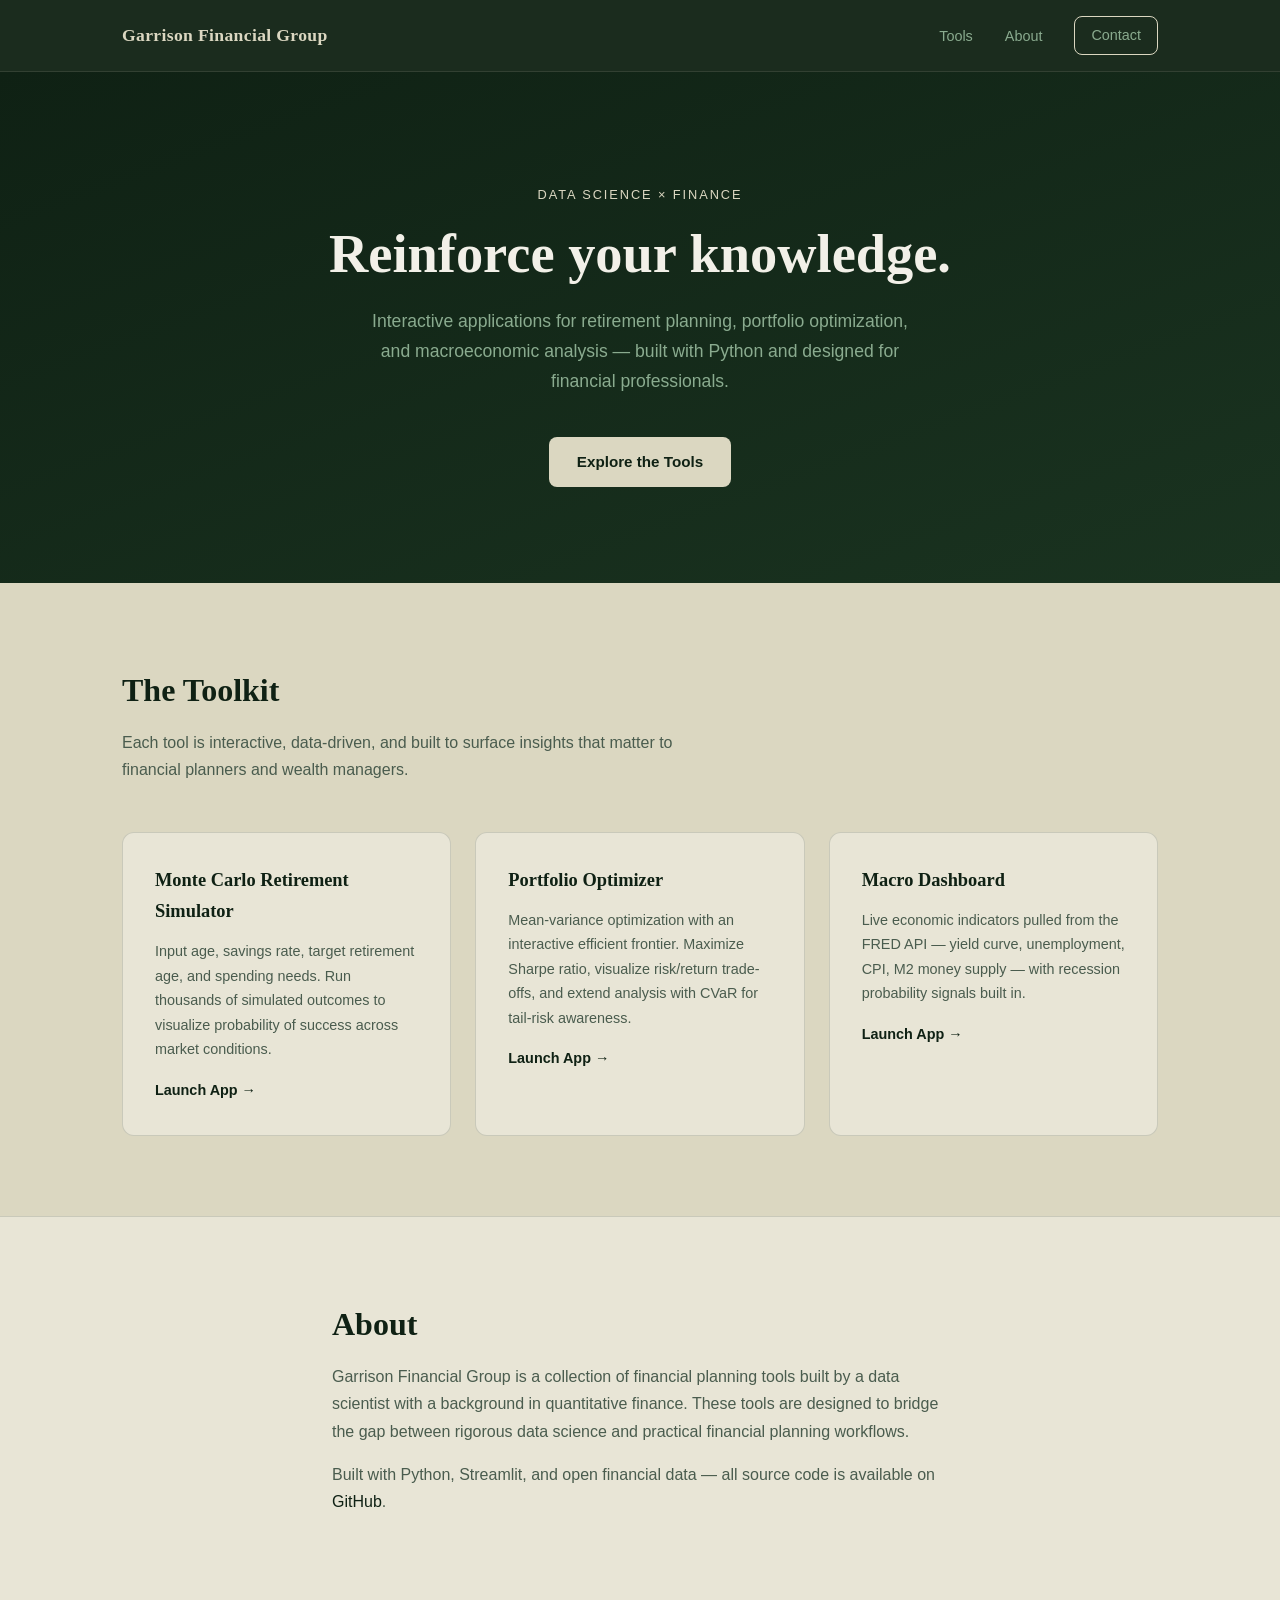
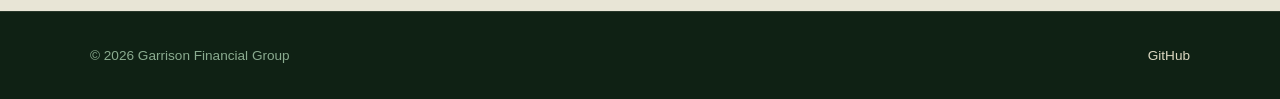
<file: docs/index.html>
<!DOCTYPE html>
<html lang="en">
<head>
  <meta charset="UTF-8" />
  <meta name="viewport" content="width=device-width, initial-scale=1.0" />
  <title>Garrison Financial Group</title>
  <link rel="stylesheet" href="css/style.css" />
</head>
<body>

  <!-- Navigation -->
  <nav class="navbar">
    <div class="nav-inner">
      <span class="nav-logo">Garrison Financial Group</span>
      <ul class="nav-links">
        <li><a href="#tools">Tools</a></li>
        <li><a href="#about">About</a></li>
        <li><a href="mailto:mgpattik@gmail.com" class="btn-outline">Contact</a></li>
      </ul>
    </div>
  </nav>

  <!-- Hero -->
  <section class="hero">
    <div class="hero-inner">
      <p class="hero-eyebrow">Data Science &times; Finance</p>
      <h1 class="hero-headline", style="white-space: nowrap;">Reinforce your knowledge.</h1>
      <p class="hero-sub">
        Interactive applications for retirement planning, portfolio optimization,
        and macroeconomic analysis — built with Python and designed for financial professionals.
      </p>
      <a href="#tools" class="btn-primary">Explore the Tools</a>
    </div>
  </section>

  <!-- Tools -->
  <section class="tools" id="tools">
    <div class="section-inner">
      <h2 class="section-title">The Toolkit</h2>
      <p class="section-sub">Each tool is interactive, data-driven, and built to surface insights that matter to financial planners and wealth managers.</p>

      <div class="tool-grid">

        <div class="tool-card">
          <h3>Monte Carlo Retirement Simulator</h3>
          <p>
            Input age, savings rate, target retirement age, and spending needs.
            Run thousands of simulated outcomes to visualize probability of success
            across market conditions.
          </p>
          <a href="/monte-carlo.html" class="btn-card">Launch App &rarr;</a>
        </div>

        <div class="tool-card">
          <h3>Portfolio Optimizer</h3>
          <p>
            Mean-variance optimization with an interactive efficient frontier.
            Maximize Sharpe ratio, visualize risk/return trade-offs, and extend
            analysis with CVaR for tail-risk awareness.
          </p>
          <a href="/portfolio-optimizer.html" class="btn-card">Launch App &rarr;</a>
        </div>

        <div class="tool-card">
          <h3>Macro Dashboard</h3>
          <p>
            Live economic indicators pulled from the FRED API — yield curve,
            unemployment, CPI, M2 money supply — with recession probability
            signals built in.
          </p>
          <a href="/macro-dashboard.html" class="btn-card">Launch App &rarr;</a>
        </div>

      </div>
    </div>
  </section>

  <!-- About -->
  <section class="about" id="about">
    <div class="section-inner about-inner">
      <div class="about-text">
        <h2 class="section-title">About</h2>
        <p>
          Garrison Financial Group is a collection of financial planning tools
          built by a data scientist with a background in quantitative finance.
          These tools are designed to bridge the gap between rigorous data science
          and practical financial planning workflows.
        </p>
        <p>
          Built with Python, Streamlit, and open financial data — all source code
          is available on <a href="https://github.com/mgptk/garrison-financial-group" target="_blank" rel="noopener">GitHub</a>.
        </p>
      </div>
    </div>
  </section>

  <!-- Footer -->
  <footer class="footer">
    <div class="footer-inner">
      <span>&copy; 2026 Garrison Financial Group</span>
      <a href="https://github.com/mgptk/garrison-financial-group" target="_blank" rel="noopener">GitHub</a>
    </div>
  </footer>

  <script src="js/main.js"></script>
</body>
</html>
</file>
<file: docs/css/style.css>
/* =============================================
   Garrison Financial Group — Stylesheet
   Palette: forest green (#0f2114) + cream (#dbd7c1)
   ============================================= */

/* --- Reset & Base --- */
*, *::before, *::after {
  box-sizing: border-box;
  margin: 0;
  padding: 0;
}

:root {
  /* ── Dark family (hero, navbar, footer, app-bar) ── */
  --navy:       #0f2114;   /* darkest forest green              */
  --navy-mid:   #1a3320;   /* mid forest — gradients, app-bar   */
  --navy-light: #243b2c;   /* light forest — borders on dark bg */

  /* ── Light family (tools, about, body) ── */
  --cream:       #dbd7c1;  /* main page / tools section bg      */
  --cream-light: #e8e5d6;  /* cards, about section bg           */
  --cream-dark:  #cac6b0;  /* subtle dividers on cream bg       */

  /* ── Accent ── */
  --gold:       #dbd7c1;   /* cream — accent/highlight on dark  */
  --gold-light: #e8e5d6;   /* lighter cream                     */

  /* ── Typography ── */
  --white:            #f2f0e8;   /* warm near-white — text on dark    */
  --off-white:        #f7f6f1;   /* very light — subtle variant       */
  --text-on-light:    #0f2114;   /* forest text on cream bg           */
  --text-muted:       #8aab8f;   /* sage — muted text on dark bg      */
  --text-muted-light: #4a5c4e;   /* sage — muted text on cream bg     */

  /* ── Borders ── */
  --border:       rgba(219,215,193,0.12); /* cream border on dark bg   */
  --border-light: rgba(15,33,20,0.14);    /* forest border on cream bg */

  /* ── Fonts & layout ── */
  --font-sans: 'Georgia', 'Times New Roman', serif;
  --font-ui:   -apple-system, BlinkMacSystemFont, 'Segoe UI', Roboto, sans-serif;
  --max-width: 1100px;
  --radius: 8px;
}

html {
  scroll-behavior: smooth;
}

/* Body defaults to the cream / light scheme */
body {
  font-family: var(--font-ui);
  background-color: var(--cream);
  color: var(--text-on-light);
  line-height: 1.7;
  -webkit-font-smoothing: antialiased;
}

/* Global links — forest on cream; overridden to cream in dark sections */
a {
  color: var(--text-on-light);
  text-decoration: none;
  transition: color 0.2s;
}

a:hover {
  color: var(--navy-mid);
}

/* --- Navbar (dark) --- */
.navbar {
  position: sticky;
  top: 0;
  z-index: 100;
  background: rgba(15, 33, 20, 0.94);
  backdrop-filter: blur(10px);
  border-bottom: 1px solid var(--border);
}

.nav-inner {
  max-width: var(--max-width);
  margin: 0 auto;
  padding: 1rem 2rem;
  display: flex;
  align-items: center;
  justify-content: space-between;
}

.nav-logo {
  font-family: var(--font-sans);
  font-size: 1.1rem;
  font-weight: bold;
  color: var(--gold) !important;
  letter-spacing: 0.02em;
}

.nav-links {
  list-style: none;
  display: flex;
  gap: 2rem;
  align-items: center;
}

.nav-links a {
  color: var(--text-muted);
  font-size: 0.9rem;
  transition: color 0.2s;
}

.nav-links a:hover {
  color: var(--white);
}

/* --- Buttons --- */
/* Primary — cream fill on dark hero background */
.btn-primary {
  display: inline-block;
  padding: 0.75rem 1.75rem;
  background: var(--gold);
  color: var(--navy);
  font-weight: 600;
  font-size: 0.95rem;
  border-radius: var(--radius);
  transition: background 0.2s, transform 0.1s;
}

.btn-primary:hover {
  background: var(--gold-light);
  color: var(--navy);
  transform: translateY(-1px);
}

/* Outline — cream border/text on dark navbar */
.btn-outline {
  display: inline-block;
  padding: 0.4rem 1rem;
  border: 1px solid var(--gold);
  color: var(--gold);
  border-radius: var(--radius);
  font-size: 0.85rem;
  transition: all 0.2s;
}

.btn-outline:hover {
  background: var(--gold);
  color: var(--navy);
}

/* Card CTA — forest text on cream card */
.btn-card {
  display: inline-block;
  margin-top: 1rem;
  font-size: 0.9rem;
  font-weight: 600;
  color: var(--text-on-light);
  transition: color 0.2s;
}

.btn-card:hover {
  color: var(--navy-mid);
}

/* --- Hero (dark) --- */
.hero {
  padding: 7rem 2rem 6rem;
  text-align: center;
  background: linear-gradient(160deg, var(--navy) 0%, var(--navy-mid) 100%);
  color: var(--white);           /* override light body default */
}

.hero-inner {
  max-width: 720px;
  margin: 0 auto;
}

.hero-eyebrow {
  font-size: 0.8rem;
  letter-spacing: 0.15em;
  text-transform: uppercase;
  color: var(--gold);            /* cream eyebrow on dark green */
  margin-bottom: 1rem;
}

.hero-headline {
  font-family: var(--font-sans);
  font-size: clamp(2.2rem, 5vw, 3.4rem);
  font-weight: bold;
  line-height: 1.2;
  margin-bottom: 1.25rem;
  color: var(--white);
}

.hero-sub {
  font-size: 1.1rem;
  color: var(--text-muted);
  max-width: 560px;
  margin: 0 auto 2.5rem;
}

/* --- Section shared --- */
.section-inner {
  max-width: var(--max-width);
  margin: 0 auto;
  padding: 0 2rem;
}

.section-title {
  font-family: var(--font-sans);
  font-size: 2rem;
  font-weight: bold;
  margin-bottom: 0.75rem;
  color: var(--text-on-light);   /* forest on cream sections */
}

.section-sub {
  color: var(--text-muted-light);
  font-size: 1rem;
  max-width: 600px;
  margin-bottom: 3rem;
}

/* --- Tools Section (cream / light) --- */
.tools {
  padding: 5rem 2rem;
  background: var(--cream);
}

.tool-grid {
  display: grid;
  grid-template-columns: repeat(auto-fit, minmax(300px, 1fr));
  gap: 1.5rem;
}

.tool-card {
  background: var(--cream-light);
  border: 1px solid var(--border-light);
  border-radius: calc(var(--radius) * 1.5);
  padding: 2rem;
  transition: transform 0.2s, border-color 0.2s, box-shadow 0.2s;
}

.tool-card:hover {
  transform: translateY(-4px);
  border-color: rgba(15, 33, 20, 0.35);
  box-shadow: 0 8px 24px rgba(15, 33, 20, 0.10);
}

.tool-card h3 {
  font-family: var(--font-sans);
  font-size: 1.15rem;
  margin-bottom: 0.75rem;
  color: var(--text-on-light);
}

.tool-card p {
  font-size: 0.9rem;
  color: var(--text-muted-light);
  line-height: 1.7;
}

/* --- About Section (slightly darker cream for visual rhythm) --- */
.about {
  padding: 5rem 2rem;
  background: var(--cream-light);
  border-top: 1px solid var(--border-light);
}

.about-inner {
  max-width: 680px;
}

.about-text p {
  color: var(--text-muted-light);
  font-size: 1rem;
  margin-bottom: 1rem;
}

/* --- Footer (dark — mirrors navbar) --- */
.footer {
  padding: 2rem;
  border-top: 1px solid var(--border);
  background: var(--navy);
  color: var(--text-muted);
}

.footer a {
  color: var(--gold);
}

.footer a:hover {
  color: var(--gold-light);
}

.footer-inner {
  max-width: var(--max-width);
  margin: 0 auto;
  display: flex;
  justify-content: space-between;
  align-items: center;
  font-size: 0.85rem;
  color: var(--text-muted);
}

/* hr dividers */
hr {
  border-color: var(--border-light);
}

/* =============================================
   App embed pages  (monte-carlo.html etc.)
   Navbar + app-bar stay dark (forest) for
   contrast against the embedded Streamlit apps.
   ============================================= */

/* Slim branded bar below the navbar */
.app-bar {
  background: var(--navy-mid);
  border-bottom: 1px solid var(--border);
}

.app-bar-inner {
  max-width: var(--max-width);
  margin: 0 auto;
  padding: 0.55rem 2rem;
  display: flex;
  align-items: center;
  gap: 1rem;
}

.app-bar-back {
  font-size: 0.82rem;
  color: var(--text-muted);
  transition: color 0.2s;
  white-space: nowrap;
}

.app-bar-back:hover {
  color: var(--gold);
}

.app-bar-title {
  flex: 1;
  font-size: 0.9rem;
  font-weight: 600;
  color: var(--white);
  display: flex;
  align-items: center;
  gap: 0.5rem;
}

.app-bar-external {
  font-size: 1.1rem;
  color: var(--text-muted);
  transition: color 0.2s;
  line-height: 1;
}

.app-bar-external:hover { color: var(--gold); }

/* --- Responsive --- */
@media (max-width: 640px) {
  .nav-links { display: none; }
  .hero { padding: 4rem 1.5rem; }
  .tools, .about { padding: 3rem 1.5rem; }
  .tool-grid { grid-template-columns: 1fr; }
  .footer-inner { flex-direction: column; gap: 0.5rem; text-align: center; }
}
</file>
